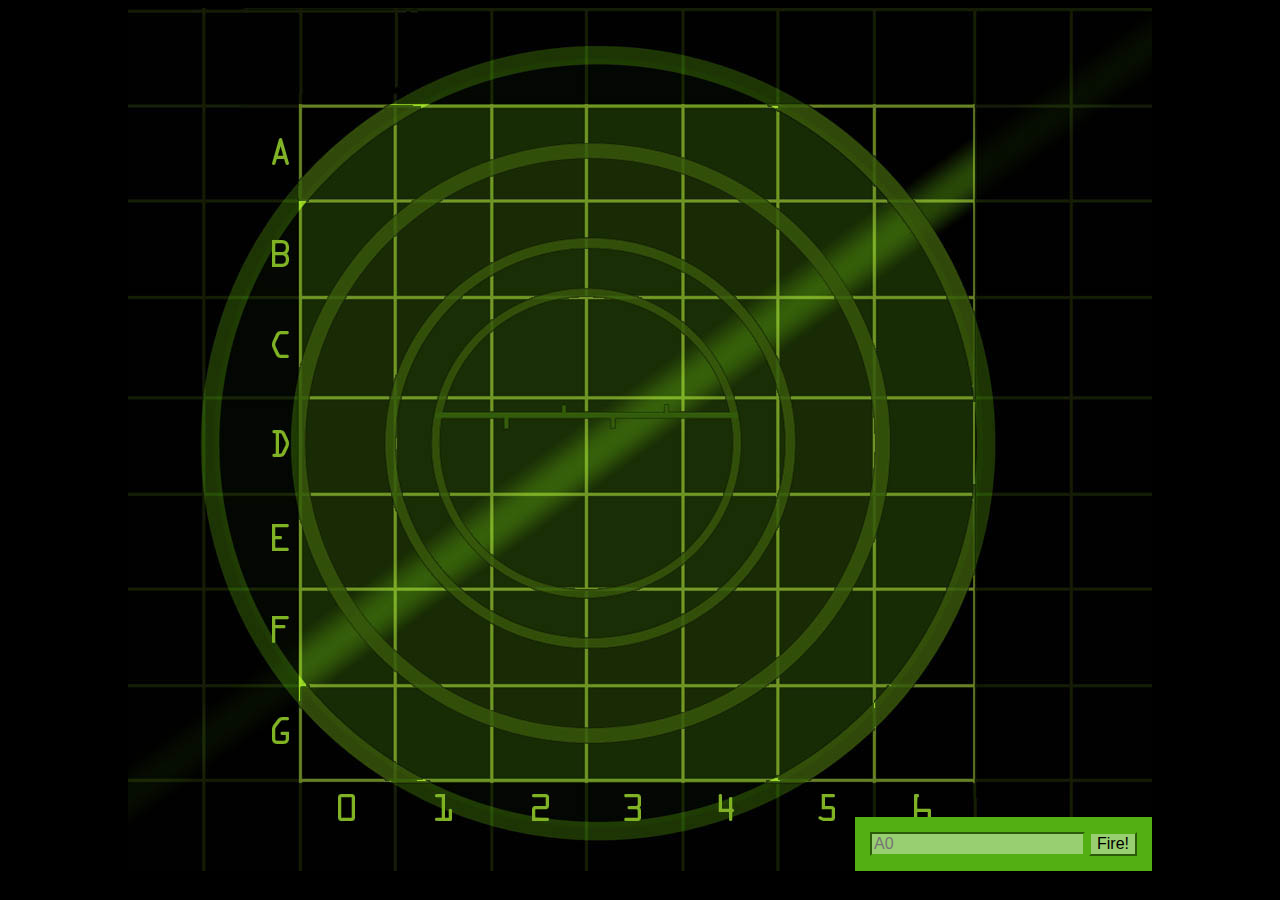
<file: chapter08/index.html>
<!DOCTYPE html>
<html lang="en">
  <head>
    <meta charset="UTF-8" />
    <meta http-equiv="X-UA-Compatible" content="IE=edge" />
    <meta name="viewport" content="width=device-width, initial-scale=1.0" />
    <link rel="stylesheet" href="style.css" />
    <title>see war</title>
  </head>
  <body>
    <div id="board">
      <div id="messageArea"></div>


      <table> 
         <tr>
        <td id="00"></td><td id="01"></td><td id="02"></td><td id="03">
       </td><td id="04"></td> <td id="05"></td><td id="06"></td>
        </tr>

        <tr>
        <td id="10"></td><td id="11"></td><td id="12"></td><td id="13"></td>
       <td id="14"></td> <td id="15"></td><td id="16"></td>
        </tr>

        <tr>
          <td id="20"></td><td id="21"></td><td id="22"></td><td id="23"></td>
          <td id="24"></td> <td id="25"></td><td id="26"></td>
        </tr>
        
        <tr>
         <td id="30"></td><td id="31"></td><td id="32"></td><td id="33"></td>
         <td id="34"></td> <td id="35"></td><td id="36"></td>
       </tr>
        
        <tr>
          <td id="40"></td><td id="41"></td><td id="42"></td><td id="43"></td>
         <td id="44"></td> <td id="45"></td><td id="46"></td>
        </tr>

         <tr>
         <td id="50"></td><td id="51"></td><td id="52"></td><td id="53"></td>
          <td id="54"></td> <td id="55"></td><td id="56"></td>
        </tr>
         
         
        <tr>
        <td id="60"></td><td id="61"></td><td id="62"></td><td id="63"></td>
       <td id="64"></td><td id="65"></td><td id="66"></td>
        </tr>
      </table>
      


        <form>
          <input type="text" id="guessInput" placeholder="A0">
          <input type="button" id="fireButton" value="Fire!">
          </form>
 </div>
  <script src="battleship.js"></script>
  </body>
  </body>
</html>
</file>
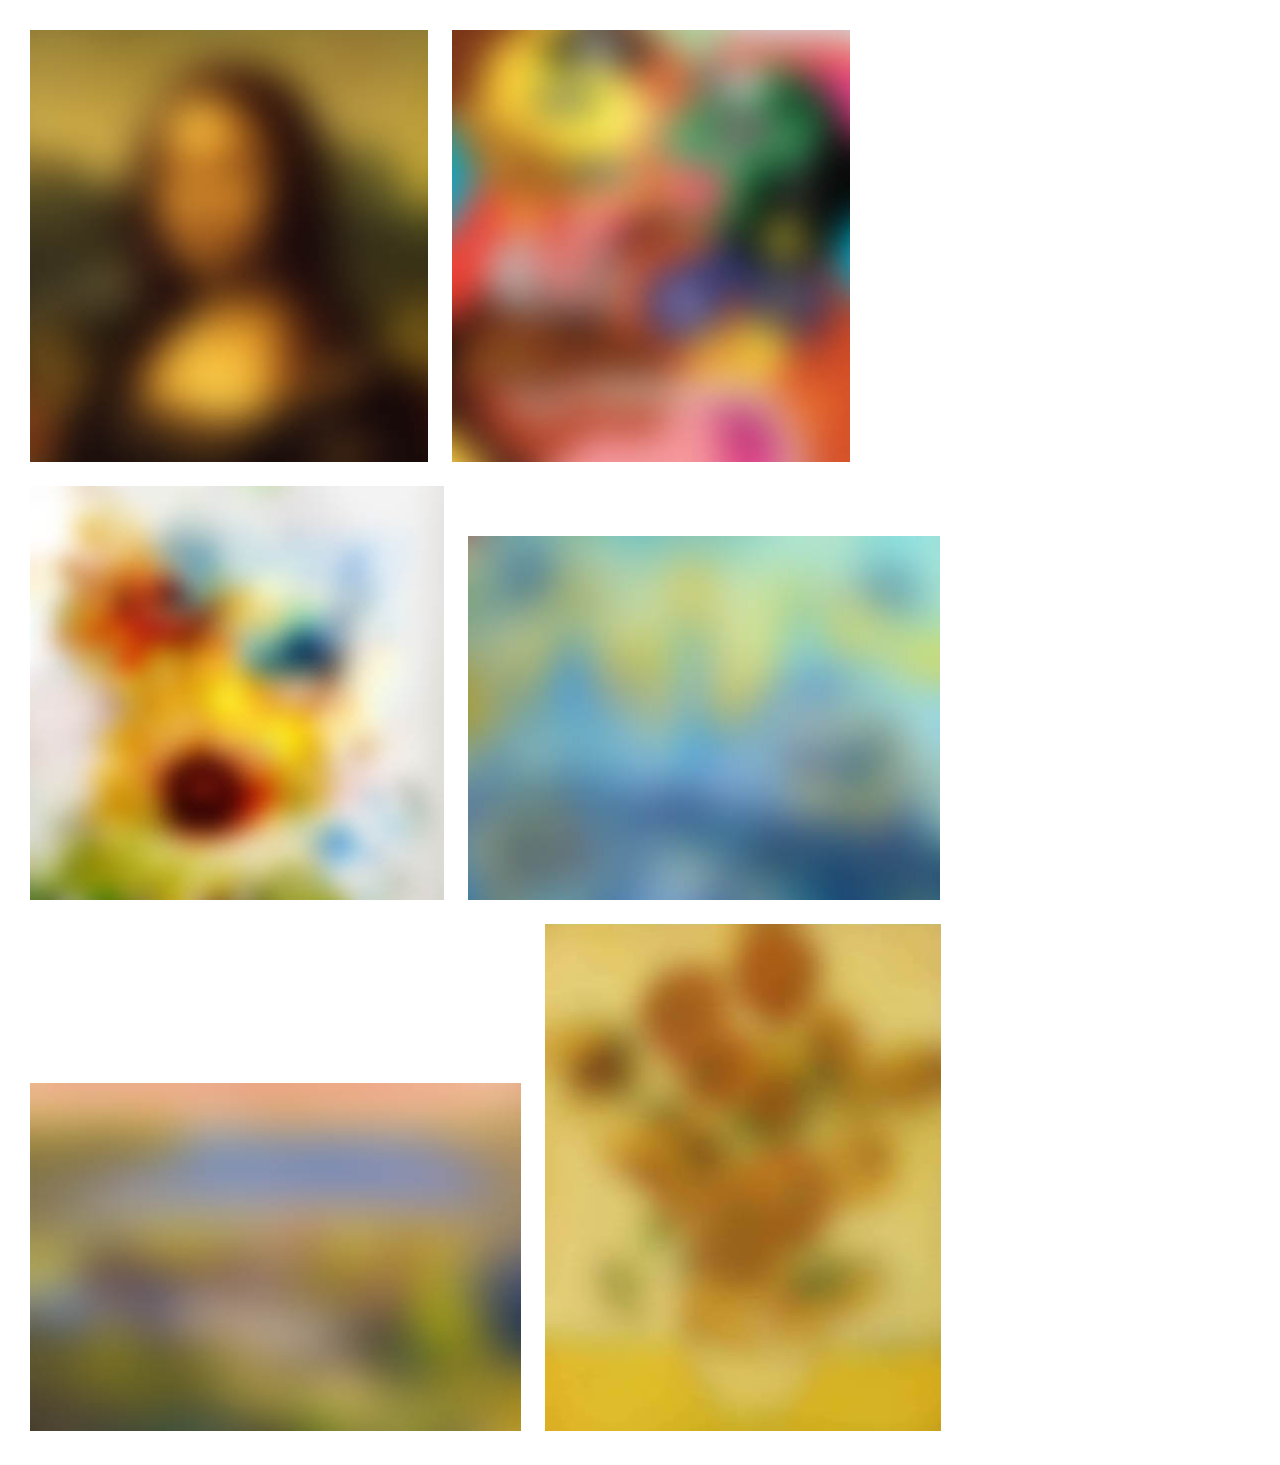
<file: chapter09/index.html>
<!DOCTYPE html>
<html lang="en">
  <head>
    <meta charset="utf-8" />
    <title>Image Guess</title>
    <style>
      body {
        margin: 20px;
      }
      img {
        margin: 10px;
      }
    </style>
    <script>
      window.onload = function () {
        var images = document.getElementsByTagName("img");
        for (var i = 0; i < images.length; i++) {
          images[i].onmouseover = showAnswer;
          images[i].onmouseout = reblur;
        }
        function showAnswer(eventObj) {
          var image = eventObj.target;
          var name = image.id;
          name = name + ".jpg";
          image.src = name;
          // setTimeout(reblur, 2000, image);
        }
      };
      function reblur(eventObj) {
        var image = eventObj.target;
        var name = image.id;
        name = name + "blur.jpg";
        image.src = name;
      }
    </script>
  </head>
  <body>
    <img id="zero" src="zeroblur.jpg" />
    <img id="one" src="oneblur.jpg" />
    <img id="two" src="twoblur.jpg" />
    <img id="three" src="threeblur.jpg" />
    <img id="four" src="fourblur.jpg" />
    <img id="five" src="fiveblur.jpg" />
  </body>
</html>
</file>
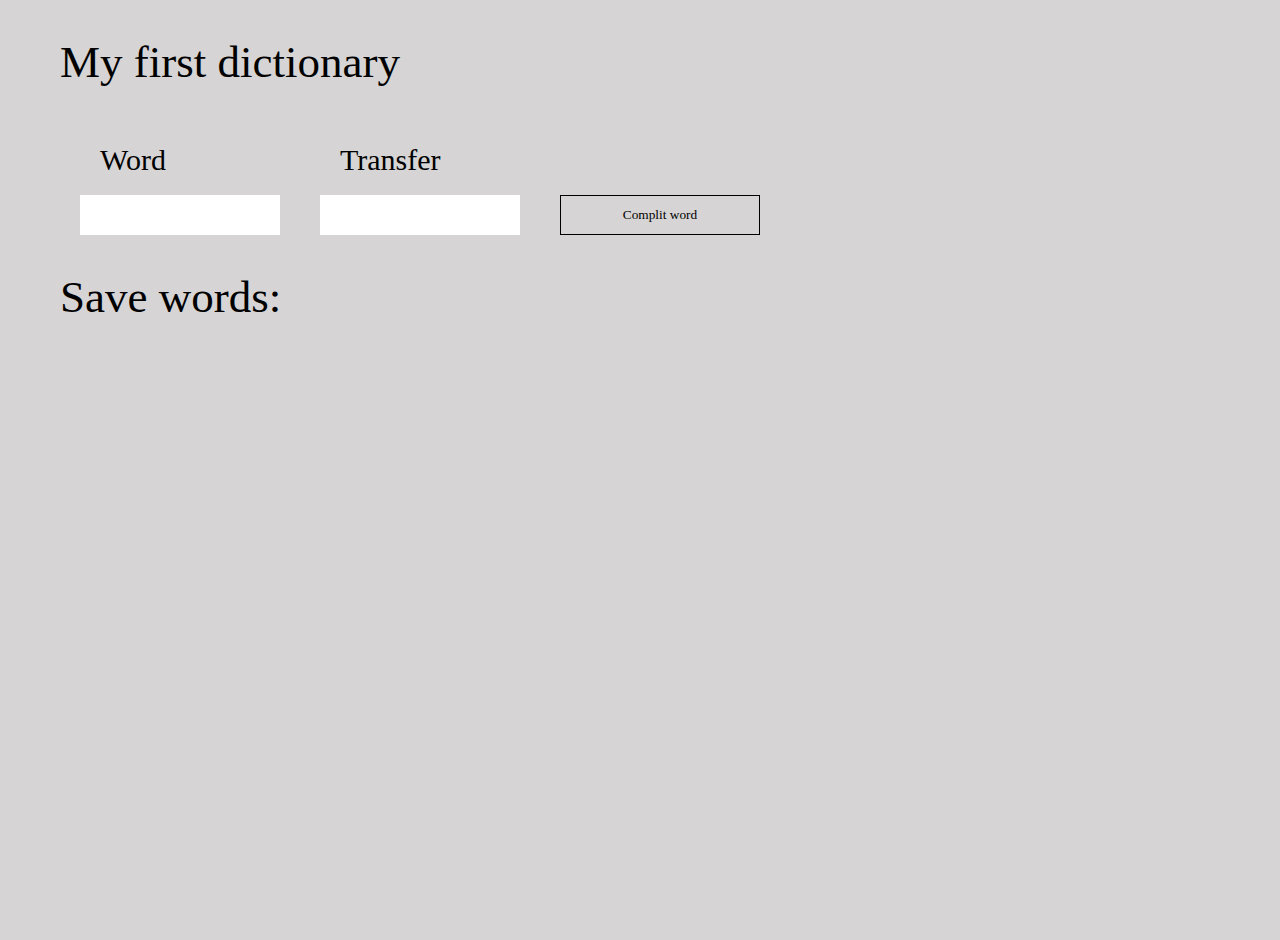
<file: youtubeTrain/dictionary/index.html>
<!DOCTYPE html>
<html lang="en">
  <head>
    <meta charset="UTF-8" />
    <meta http-equiv="X-UA-Compatible" content="IE=edge" />
    <meta name="viewport" content="width=device-width, initial-scale=1.0" />
    <link rel="stylesheet" href="style.css" />
    <title>Dictionaty</title>
  </head>
  <body>
    <div class="contaner">
      <h1>My first dictionary</h1>
      <div class="inputs-block">
        <div class="input-item">
          <div class="input-item-title">Word</div>
          <input type="text" id="eng" class="input" />
        </div>
        <div class="input-item">
          <div class="input-item-title">Transfer</div>
          <input type="text" id="rus" class="input" />
        </div>
        <div class="btn-wrapper">
          <button id="add-word-btn">Complit word</button>
        </div>
      </div>
      <h2>Save words:</h2>
      <div class="table-block">
        <table id="table"></table>
      </div>
    </div>
    <script src="main.js"></script>
  </body>
</html>
</file>
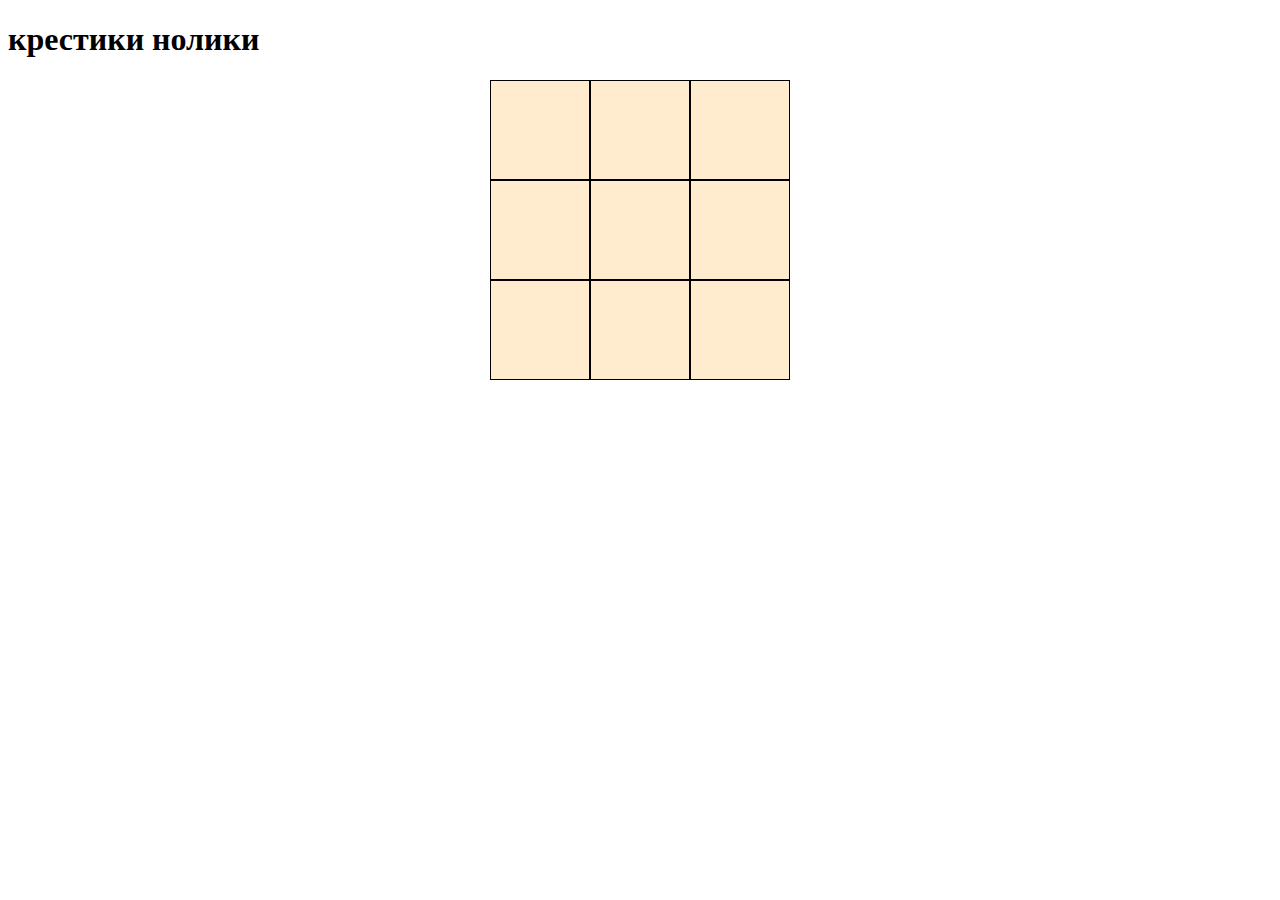
<file: youtubeTrain/tic tac toe/index.html>
<!DOCTYPE html>
<html lang="en">
  <head>
    <meta charset="UTF-8" />
    <meta http-equiv="X-UA-Compatible" content="IE=edge" />
    <meta name="viewport" content="width=device-width, initial-scale=1.0" />
    <title>Document</title>
    <link rel="stylesheet" href="style.css" />
  </head>
  <body>
    <h1>крестики нолики</h1>
    <div class="contaner">
      <div id="area">
        <div class="box"></div>
        <div class="box"></div>
        <div class="box"></div>
        <div class="box"></div>
        <div class="box"></div>
        <div class="box"></div>
        <div class="box"></div>
        <div class="box"></div>
        <div class="box"></div>
      </div>
    </div>
    <div id="modal-resolt-wraper">
      <div id="overlay"></div>
      <div id="modal-window">
        <div id="content">content</div>
        <div id="btn-close">New game</div>
      </div>
    </div>
    <script src="main.js"></script>
  </body>
</html>
</file>
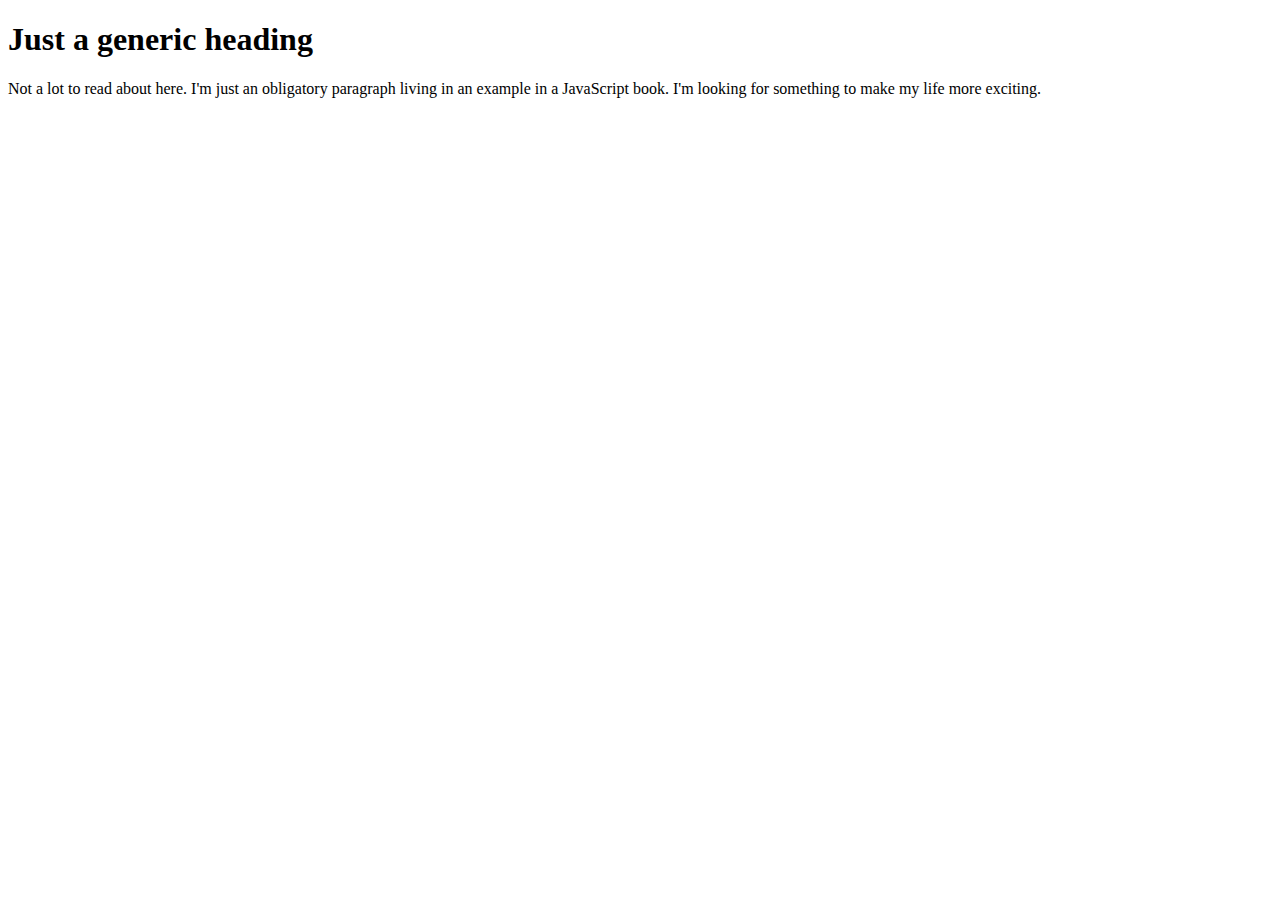
<file: chapter01/behavior.html>
<!DOCTYPE html>
<html lang="en">
  <head>
    <meta charset="utf-8" />
    <title>Just a Generic Page</title>
    <script>
      setTimeout(wakeUpUser, 5000);
      function wakeUpUser() {
        alert("Are you going to stare at this boring page forever?");
      }
      if (scoops < 3) {
        alert("Ice cream is running low!");
      }
    </script>
  </head>
  <body>
    <h1>Just a generic heading</h1>
    <p>
      Not a lot to read about here. I'm just an obligatory paragraph living in
      an example in a JavaScript book. I'm looking for something to make my life
      more exciting.
    </p>
  </body>
</html>
</file>
<file: chapter08/style.css>
body {
  background-color: black;
}

div#board {
  position: relative;
  width: 1024px;
  height: 863px;
  margin: auto;
  background: url("images/board.jpg") no-repeat;
}
div#messageArea {
  position: absolute;
  top: 0px;
  left: 0px;
  color: rgb(83, 175, 19);
  font-size: 30px;
}
table {
  position: absolute;
  left: 173px;
  top: 98px;
  border-spacing: 0px;
}
td {
  width: 94px;
  height: 94px;
}
form {
  position: absolute;
  bottom: 0px;
  right: 0px;
  padding: 15px;
  background-color: rgb(83, 175, 19);
}
form input {
  background-color: rgb(152, 207, 113);
  border-color: rgb(83, 175, 19);
  font-size: 1em;
}
.hit {
  background: url("images/ship.png") no-repeat center center;
}
.miss {
  background: url("images/miss.png") no-repeat center center;
}
</file>
<file: youtubeTrain/dictionary/style.css>
* {
  padding: 0;
  margin: 0;
  border: 0;
}
*,
*:before,
*:after {
  -moz-box-sizing: border-box;
  -webkit-box-sizing: border-box;
  box-sizing: border-box;
}
:focus,
:active {
  outline: none;
}
a:focus,
a:active {
  outline: none;
}
nav,
footer,
header,
aside {
  display: block;
}
html,
body {
  height: 100%;
  width: 100%;
  font-size: 100%;
  line-height: 1;
  font-size: 14px;
  -ms-text-size-adjust: 100%;
  -moz-text-size-adjust: 100%;
}
input,
button,
textarea {
  font-family: inherit;
}
input::-ms-clear {
  display: block;
}
button {
  cursor: pointer;
}
button::-moz-focus-inner {
  padding: 0;
  border: 0;
}
a,
a:visited {
  text-decoration: none;
}
a:hover {
  text-decoration: none;
}
ul li {
  list-style: none;
}
img {
  vertical-align: top;
}
h1,
h2,
h3,
h4,
h5,
h6 {
  font-size: inherit;
  font-weight: 400;
}
body {
  background-color: rgb(214, 212, 212);
}
.contaner {
  margin: 40px;
}
h1,
h2 {
  font-size: 45px;
  margin: 20px;
}
div {
  margin: 20px;
}
button {
  background: rgb(214, 212, 212);
  border: black solid 0.5px;
  width: 200px;
  height: 40px;
  margin-top: 70px;
}
.inputs-block {
  display: flex;
}
input {
  padding: 8px;
  width: 200px;
  height: 40px;
}

input:focus {
  border: black 3px solid;
}

.input-item-title {
  font-size: 30px;
}
.input.error {
  border: tomato 3px solid;
}

.eng-word {
  font-size: 45px;
  padding: 10px 30px 10px 10px;
}

.rus-word {
  font-size: 45px;
  padding: 10px 10px 10px 30px;
}
.button-delit {
  margin: 0px 0 0 40px;
  padding: 0;
  width: 30px;
  height: 30px;
  border: none;
  font-size: 30px;
}
</file>
<file: youtubeTrain/tic tac toe/style.css>
.contaner {
  width: 100%;
  height: 100%;
  display: flex;
  justify-content: center;
  align-items: center;
}
#area {
  width: 300px;
  height: 300px;
  background-color: blanchedalmond;
  display: flex;
  flex-wrap: wrap;
}
.box {
  width: 100px;
  height: 100px;
  border: 1px solid black;
  box-sizing: border-box;
  font-size: 34px;
  color: slategrey;
  display: flex;
  justify-content: center;
  align-items: center;
}
#modal-resolt-wraper {
  width: 100%;
  height: 100%;
  display: none;
  top: 0;
  left: 0;
}
#overlay {
  width: 100%;
  height: 100%;
  position: absolute;
  top: 0;
  left: 0;
  background-color: rgba(0, 0, 0, 0.8);
}
#modal-window {
  height: 150px;
  width: 150px;
  border: 1px solid black;
  background-color: white;
  position: absolute;
  top: 50%;
  left: 50%;
  transform: translate(-50%, 50%);
  display: flex;
  flex-flow: column;
  justify-content: space-between;
  align-items: center;
}
#btn-close {
  width: 150px;
  height: 20px;
  background-color: tomato;
  color: teal;
  text-align: center;
  cursor: pointer;
}
</file>
